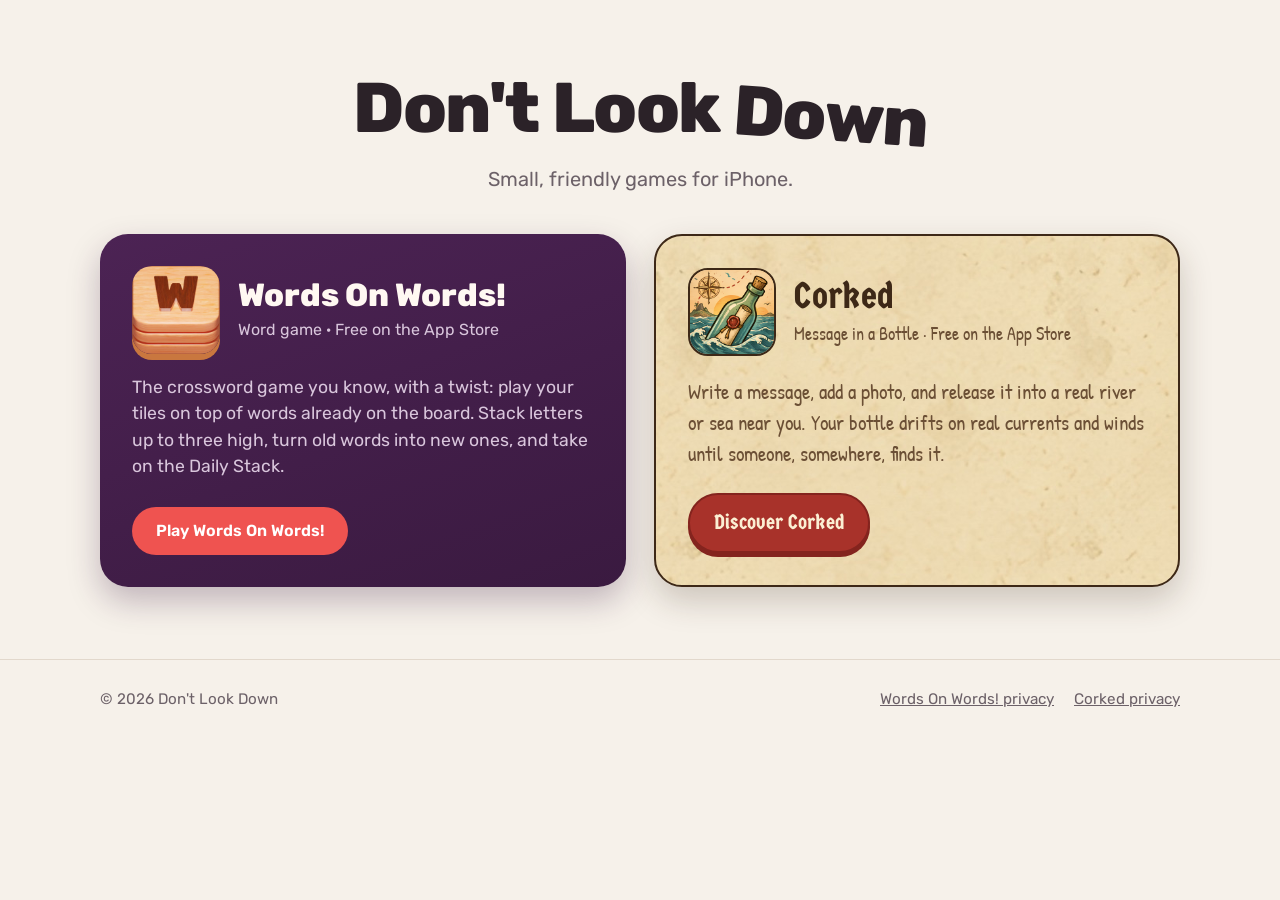
<file: index.html>
<!doctype html>
<html lang="en">
<head>
  <meta charset="utf-8">
  <meta name="viewport" content="width=device-width, initial-scale=1">
  <title>Don't Look Down · Games for iPhone</title>
  <meta name="description" content="Don't Look Down makes small, friendly games for iPhone: Words On Words! and Corked: Message in a Bottle.">
  <link rel="icon" href="images/corked-icon.jpg">
  <link rel="preconnect" href="https://fonts.googleapis.com">
  <link rel="preconnect" href="https://fonts.gstatic.com" crossorigin>
  <link href="https://fonts.googleapis.com/css2?family=Rubik:wght@400;600;800&display=swap" rel="stylesheet">
  <style>
    /* The studio's landing page: a quiet page that lets each game's own card carry its look. */
    @font-face {
      font-family: "Germania One";
      src: url("corked/fonts/GermaniaOne-Regular.ttf") format("truetype");
      font-display: swap;
    }

    @font-face {
      font-family: "Patrick Hand";
      src: url("corked/fonts/PatrickHand-Regular.ttf") format("truetype");
      font-display: swap;
    }

    :root {
      --bg: #f6f1ea;
      --ink: #2b2228;
      --ink-soft: #6c6168;
      --rule: #e2d8cc;
      /* Words On Words! */
      --wow-bg: #3a1a40;
      --wow-bg-2: #4c2354;
      --wow-on: #fff8f2;
      --wow-soft: #d9c6dc;
      --wow-red: #ef5350;
      --wood-hi: #f8c998;
      --wood: #eda56b;
      --wood-edge: #c9773f;
      --wood-ink: #4a3527;
      /* Corked */
      --parchment: rgb(236, 217, 176);
      --paper: rgb(245, 231, 198);
      --sepia: rgb(61, 40, 23);
      --sepia-soft: rgb(107, 79, 53);
      --wax: rgb(168, 50, 42);
      --wax-dark: rgb(132, 36, 30);
      --on-wax: rgb(251, 239, 211);
    }

    * {
      box-sizing: border-box;
    }

    body {
      margin: 0;
      font-family: "Rubik", system-ui, sans-serif;
      color: var(--ink);
      background: var(--bg);
      line-height: 1.5;
    }

    img {
      display: block;
      max-width: 100%;
    }

    .wrap {
      width: min(1080px, 100% - 32px);
      margin: 0 auto;
    }

    header {
      padding: 72px 0 40px;
      text-align: center;
    }

    h1 {
      margin: 0;
      font-size: clamp(2.6rem, 8vw, 4.4rem);
      font-weight: 800;
      letter-spacing: -0.02em;
      line-height: 1.05;
    }

    /* "Look Down": the last word drops a little, like it's peering over the edge. */
    h1 .down {
      display: inline-block;
      transform: translateY(0.12em) rotate(4deg);
    }

    .intro {
      max-width: 34ch;
      margin: 18px auto 0;
      font-size: 1.25rem;
      color: var(--ink-soft);
    }

    .games {
      display: grid;
      grid-template-columns: 1fr 1fr;
      gap: 28px;
      padding-bottom: 72px;
    }

    /* Each game's card, dressed in that game's look; the whole card is a link to its page. */
    .game {
      display: flex;
      flex-direction: column;
      padding: 32px;
      border-radius: 28px;
      text-decoration: none;
      transition: transform 0.15s ease, box-shadow 0.15s ease;
    }

    .game:hover,
    .game:focus-visible {
      transform: translateY(-4px);
    }

    .game-top {
      display: flex;
      align-items: center;
      gap: 18px;
      margin-bottom: 20px;
    }

    .game-top img {
      width: 88px;
      height: 88px;
      border-radius: 20px;
      flex-shrink: 0;
    }

    .game h2 {
      margin: 0;
      line-height: 1.1;
      font-weight: normal;
    }

    .game .kind {
      margin: 4px 0 0;
      font-size: 1rem;
    }

    .game p {
      margin: 0 0 24px;
    }

    .game .go {
      margin-top: auto;
      align-self: flex-start;
      padding: 12px 24px;
      border-radius: 999px;
    }

    .words {
      color: var(--wow-on);
      background: linear-gradient(160deg, var(--wow-bg-2), var(--wow-bg));
      box-shadow: 0 14px 32px rgba(58, 26, 64, 0.28);
    }

    .words h2 {
      font-weight: 800;
      font-size: 2rem;
    }

    .words .kind,
    .words p {
      color: var(--wow-soft);
    }

    .words p {
      font-size: 1.1rem;
    }

    .words .go {
      font-weight: 600;
      color: #fff;
      background: var(--wow-red);
    }

    .words img {
      box-shadow: 0 6px 0 var(--wood-edge);
    }

    .corked {
      color: var(--sepia);
      background: var(--paper) url("corked/images/parchment.jpg") repeat;
      background-size: 400px;
      border: 2px solid var(--sepia);
      box-shadow: 0 14px 32px rgba(61, 40, 23, 0.22);
      font-family: "Patrick Hand", "Comic Sans MS", system-ui, sans-serif;
    }

    .corked h2 {
      font-family: "Germania One", Georgia, serif;
      font-size: 2.3rem;
    }

    .corked .kind,
    .corked p {
      color: var(--sepia-soft);
    }

    .corked .kind {
      font-size: 1.15rem;
    }

    .corked p {
      font-size: 1.3rem;
    }

    .corked .go {
      font-family: "Germania One", Georgia, serif;
      font-size: 1.3rem;
      color: var(--on-wax);
      background: var(--wax);
      border: 2px solid var(--wax-dark);
      box-shadow: 0 4px 0 var(--wax-dark);
    }

    .corked img {
      border: 2px solid var(--sepia);
    }

    footer {
      padding: 28px 0 40px;
      border-top: 1px solid var(--rule);
      color: var(--ink-soft);
      font-size: 0.95rem;
    }

    footer .wrap {
      display: flex;
      flex-wrap: wrap;
      gap: 10px 24px;
    }

    footer a {
      color: var(--ink-soft);
    }

    footer nav {
      display: flex;
      flex-wrap: wrap;
      gap: 10px 20px;
      margin-left: auto;
    }

    @media (max-width: 760px) {
      header {
        padding: 48px 0 28px;
      }

      .games {
        grid-template-columns: 1fr;
      }

      .game {
        padding: 24px;
      }

      footer nav {
        margin-left: 0;
      }
    }

    @media (prefers-reduced-motion: reduce) {
      .game {
        transition: none;
      }
    }
  </style>
</head>
<body>
  <header>
    <div class="wrap">
      <h1>Don't Look <span class="down">Down</span></h1>
      <p class="intro">Small, friendly games for iPhone.</p>
    </div>
  </header>

  <main class="wrap games">
    <a class="game words" href="words-on-words/index.html">
      <div class="game-top">
        <img src="images/words-icon.jpg" alt="" width="88" height="88">
        <div>
          <h2>Words On Words!</h2>
          <p class="kind">Word game · Free on the App Store</p>
        </div>
      </div>
      <p>The crossword game you know, with a twist: play your tiles on top of words already on the board. Stack letters up to three high, turn old words into new ones, and take on the Daily Stack.</p>
      <span class="go">Play Words On Words!</span>
    </a>

    <a class="game corked" href="corked/index.html">
      <div class="game-top">
        <img src="images/corked-icon.jpg" alt="" width="88" height="88">
        <div>
          <h2>Corked</h2>
          <p class="kind">Message in a Bottle · Free on the App Store</p>
        </div>
      </div>
      <p>Write a message, add a photo, and release it into a real river or sea near you. Your bottle drifts on real currents and winds until someone, somewhere, finds it.</p>
      <span class="go">Discover Corked</span>
    </a>
  </main>

  <footer>
    <div class="wrap">
      <span>© 2026 Don't Look Down</span>
      <nav>
        <a href="words-on-words/privacy.html">Words On Words! privacy</a>
        <a href="corked/privacy.html">Corked privacy</a>
      </nav>
    </div>
  </footer>
</body>
</html>
</file>
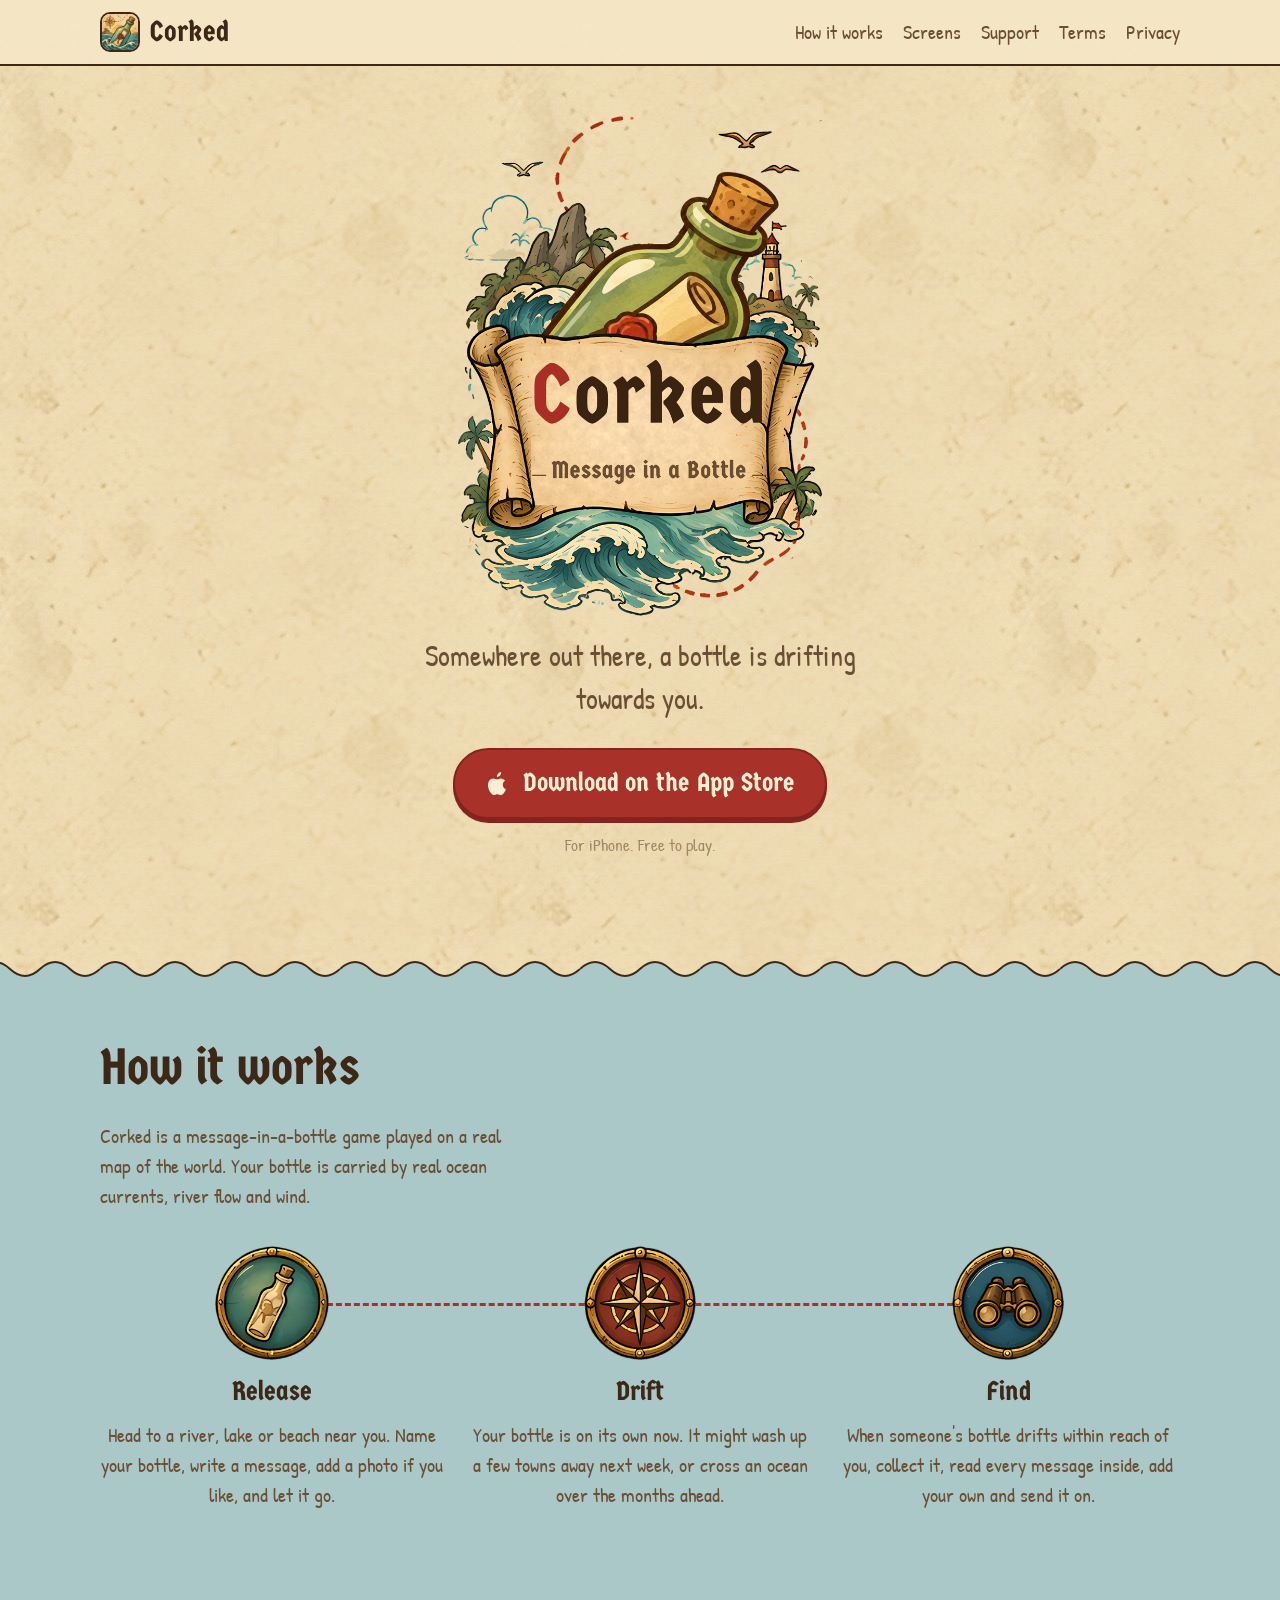
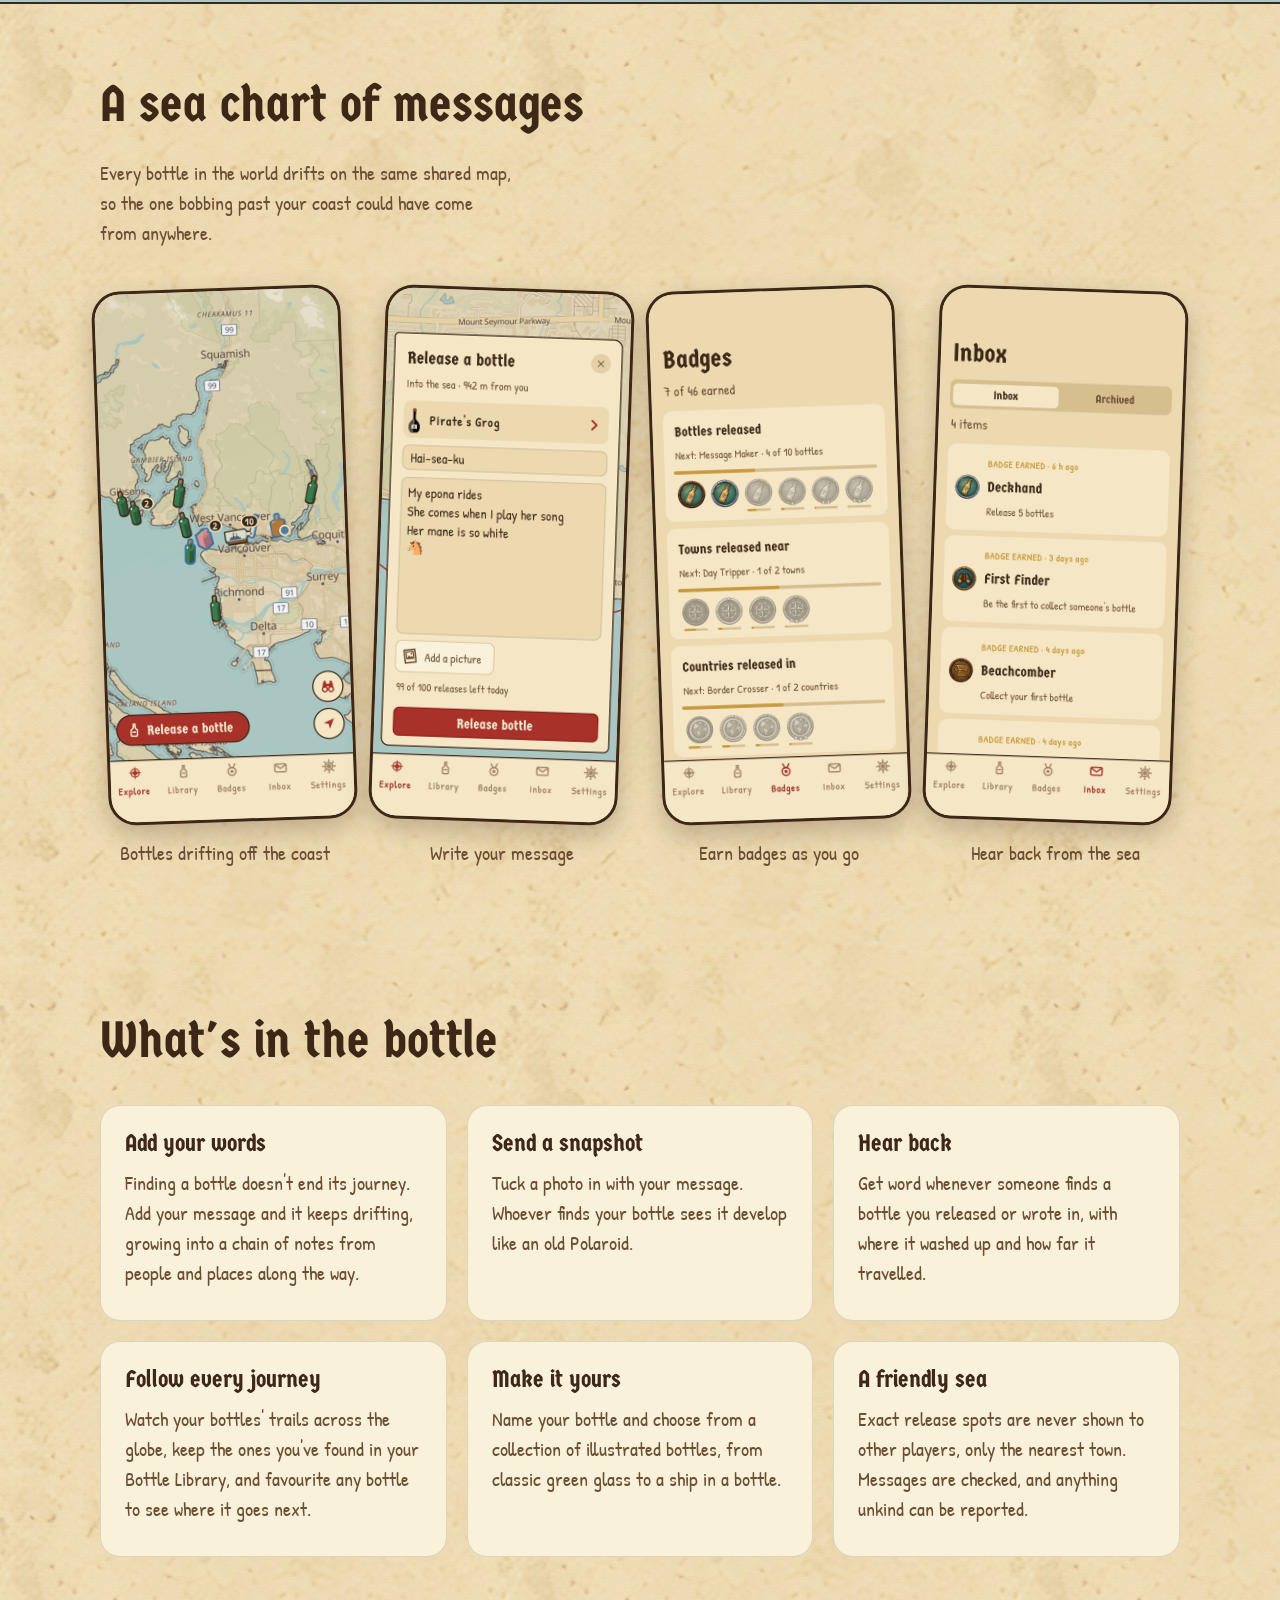
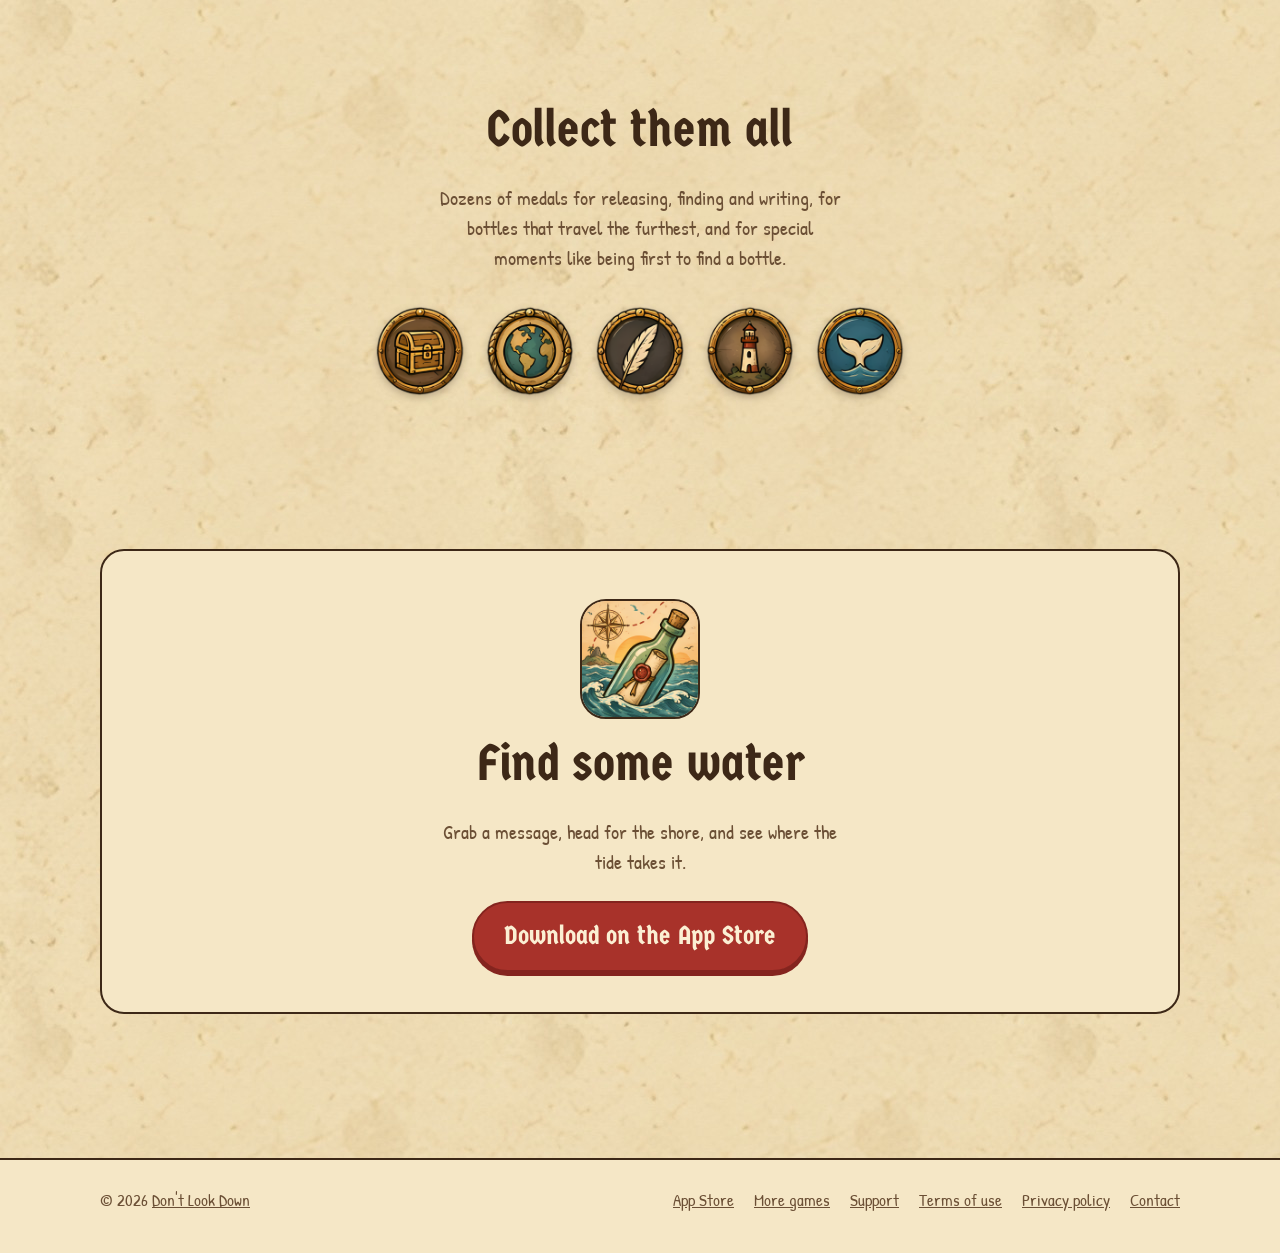
<file: corked/index.html>
<!doctype html>
<html lang="en">
<head>
  <meta charset="utf-8">
  <meta name="viewport" content="width=device-width, initial-scale=1">
  <title>Corked: Message in a Bottle</title>
  <meta name="description" content="Write a message, add a photo, and set it adrift. Your bottle travels on real ocean currents, rivers and winds until someone, somewhere, finds it on the shore.">
  <meta property="og:title" content="Corked: Message in a Bottle">
  <meta property="og:description" content="Write a message, add a photo, and set it adrift on real ocean currents, rivers and winds.">
  <meta property="og:image" content="images/icon.jpg">
  <link rel="icon" href="images/favicon.png">
  <link rel="apple-touch-icon" href="images/apple-touch-icon.png">
  <link rel="stylesheet" href="style.css">
</head>
<body>
  <header class="top">
    <div class="wrap">
      <a class="brand" href="index.html"><img src="images/apple-touch-icon.png" alt="">Corked</a>
      <nav>
        <a href="#how">How it works</a>
        <a href="#screens">Screens</a>
        <a href="support.html">Support</a>
        <a href="terms.html">Terms</a>
        <a href="privacy.html">Privacy</a>
      </nav>
    </div>
  </header>

  <main>
    <section class="hero">
      <div class="wrap">
        <img class="logo" src="images/logo.png" alt="Corked: Message in a Bottle. A green glass bottle with a rolled message, riding the waves past a lighthouse.">
        <p class="lead">Somewhere out there, a bottle is drifting towards you.</p>
        <a class="button" href="https://apps.apple.com/us/app/corked-message-in-a-bottle/id6834985124" aria-label="Download Corked on the App Store">
          <svg viewBox="0 0 24 24" aria-hidden="true"><path d="M16.4 12.6c0-2.4 2-3.6 2.1-3.7-1.2-1.7-3-1.9-3.6-2-1.5-.2-3 .9-3.8.9-.8 0-2-.9-3.3-.9-1.7 0-3.3 1-4.2 2.5-1.8 3.1-.5 7.7 1.3 10.2.9 1.2 1.9 2.6 3.2 2.6 1.3-.1 1.8-.8 3.3-.8 1.6 0 2 .8 3.4.8 1.4 0 2.3-1.3 3.1-2.5 1-1.4 1.4-2.8 1.4-2.9 0 0-2.8-1.1-2.9-4.2zM13.9 4.1c.7-.8 1.2-2 1-3.1-1 0-2.2.7-2.9 1.5-.6.7-1.2 1.9-1 3 1.1.1 2.2-.6 2.9-1.4z"/></svg>
          Download on the App Store
        </a>
        <p class="note">For iPhone. Free to play.</p>
      </div>
    </section>

    <div class="waves" aria-hidden="true"></div>
    <section class="sea" id="how">
      <div class="wrap">
        <h2>How it works</h2>
        <p class="section-intro">Corked is a message-in-a-bottle game played on a real map of the world. Your bottle is carried by real ocean currents, river flow and wind.</p>
        <div class="steps">
          <div class="step">
            <img src="images/medal-bottle.png" alt="">
            <h3>Release</h3>
            <p>Head to a river, lake or beach near you. Name your bottle, write a message, add a photo if you like, and let it go.</p>
          </div>
          <div class="step">
            <img src="images/medal-compass-rose.png" alt="">
            <h3>Drift</h3>
            <p>Your bottle is on its own now. It might wash up a few towns away next week, or cross an ocean over the months ahead.</p>
          </div>
          <div class="step">
            <img src="images/medal-binoculars.png" alt="">
            <h3>Find</h3>
            <p>When someone's bottle drifts within reach of you, collect it, read every message inside, add your own and send it on.</p>
          </div>
        </div>
      </div>
    </section>

    <section class="section" id="screens">
      <div class="wrap">
        <h2>A sea chart of messages</h2>
        <p class="section-intro">Every bottle in the world drifts on the same shared map, so the one bobbing past your coast could have come from anywhere.</p>
        <div class="screens">
          <figure class="phone">
            <img src="images/screen-map.jpg" alt="The map of Vancouver and Howe Sound, with bottles of different styles drifting along the coast." loading="lazy" width="506" height="1100">
            <figcaption>Bottles drifting off the coast</figcaption>
          </figure>
          <figure class="phone">
            <img src="images/screen-release.jpg" alt="The Release a bottle card, with a bottle style, a name, a handwritten message and Add a picture." loading="lazy" width="506" height="1100">
            <figcaption>Write your message</figcaption>
          </figure>
          <figure class="phone">
            <img src="images/screen-badges.jpg" alt="The Badges screen, showing progress towards medals for bottles released, towns and countries." loading="lazy" width="506" height="1100">
            <figcaption>Earn badges as you go</figcaption>
          </figure>
          <figure class="phone">
            <img src="images/screen-inbox.jpg" alt="The Inbox, with badges earned: Deckhand, First Finder and Beachcomber." loading="lazy" width="506" height="1100">
            <figcaption>Hear back from the sea</figcaption>
          </figure>
        </div>
      </div>
    </section>

    <section class="section">
      <div class="wrap">
        <h2>What's in the bottle</h2>
        <div class="features">
          <div class="card">
            <h3>Add your words</h3>
            <p>Finding a bottle doesn't end its journey. Add your message and it keeps drifting, growing into a chain of notes from people and places along the way.</p>
          </div>
          <div class="card">
            <h3>Send a snapshot</h3>
            <p>Tuck a photo in with your message. Whoever finds your bottle sees it develop like an old Polaroid.</p>
          </div>
          <div class="card">
            <h3>Hear back</h3>
            <p>Get word whenever someone finds a bottle you released or wrote in, with where it washed up and how far it travelled.</p>
          </div>
          <div class="card">
            <h3>Follow every journey</h3>
            <p>Watch your bottles' trails across the globe, keep the ones you've found in your Bottle Library, and favourite any bottle to see where it goes next.</p>
          </div>
          <div class="card">
            <h3>Make it yours</h3>
            <p>Name your bottle and choose from a collection of illustrated bottles, from classic green glass to a ship in a bottle.</p>
          </div>
          <div class="card">
            <h3>A friendly sea</h3>
            <p>Exact release spots are never shown to other players, only the nearest town. Messages are checked, and anything unkind can be reported.</p>
          </div>
        </div>
      </div>
    </section>

    <section class="section centre">
      <div class="wrap">
        <h2>Collect them all</h2>
        <p class="section-intro">Dozens of medals for releasing, finding and writing, for bottles that travel the furthest, and for special moments like being first to find a bottle.</p>
        <div class="medals">
          <img src="images/medal-treasure-chest.png" alt="Treasure chest medal" loading="lazy">
          <img src="images/medal-globe.png" alt="Globe medal" loading="lazy">
          <img src="images/medal-quill.png" alt="Quill medal" loading="lazy">
          <img src="images/medal-lighthouse.png" alt="Lighthouse medal" loading="lazy">
          <img src="images/medal-whale-tail.png" alt="Whale tail medal" loading="lazy">
        </div>
      </div>
    </section>

    <section class="section">
      <div class="wrap">
        <div class="closing">
          <img src="images/icon.jpg" alt="">
          <h2>Find some water</h2>
          <p class="section-intro" style="margin: 0 auto 24px;">Grab a message, head for the shore, and see where the tide takes it.</p>
          <a class="button" href="https://apps.apple.com/us/app/corked-message-in-a-bottle/id6834985124">Download on the App Store</a>
        </div>
      </div>
    </section>
  </main>

  <footer>
    <div class="wrap">
      <span>© 2026 <a href="../index.html">Don't Look Down</a></span>
      <nav>
        <a href="https://apps.apple.com/us/app/corked-message-in-a-bottle/id6834985124">App Store</a>
        <a href="../index.html">More games</a>
        <a href="support.html">Support</a>
        <a href="terms.html">Terms of use</a>
        <a href="privacy.html">Privacy policy</a>
        <a href="mailto:accounts@dontlookdown.ca">Contact</a>
      </nav>
    </div>
  </footer>
</body>
</html>
</file>
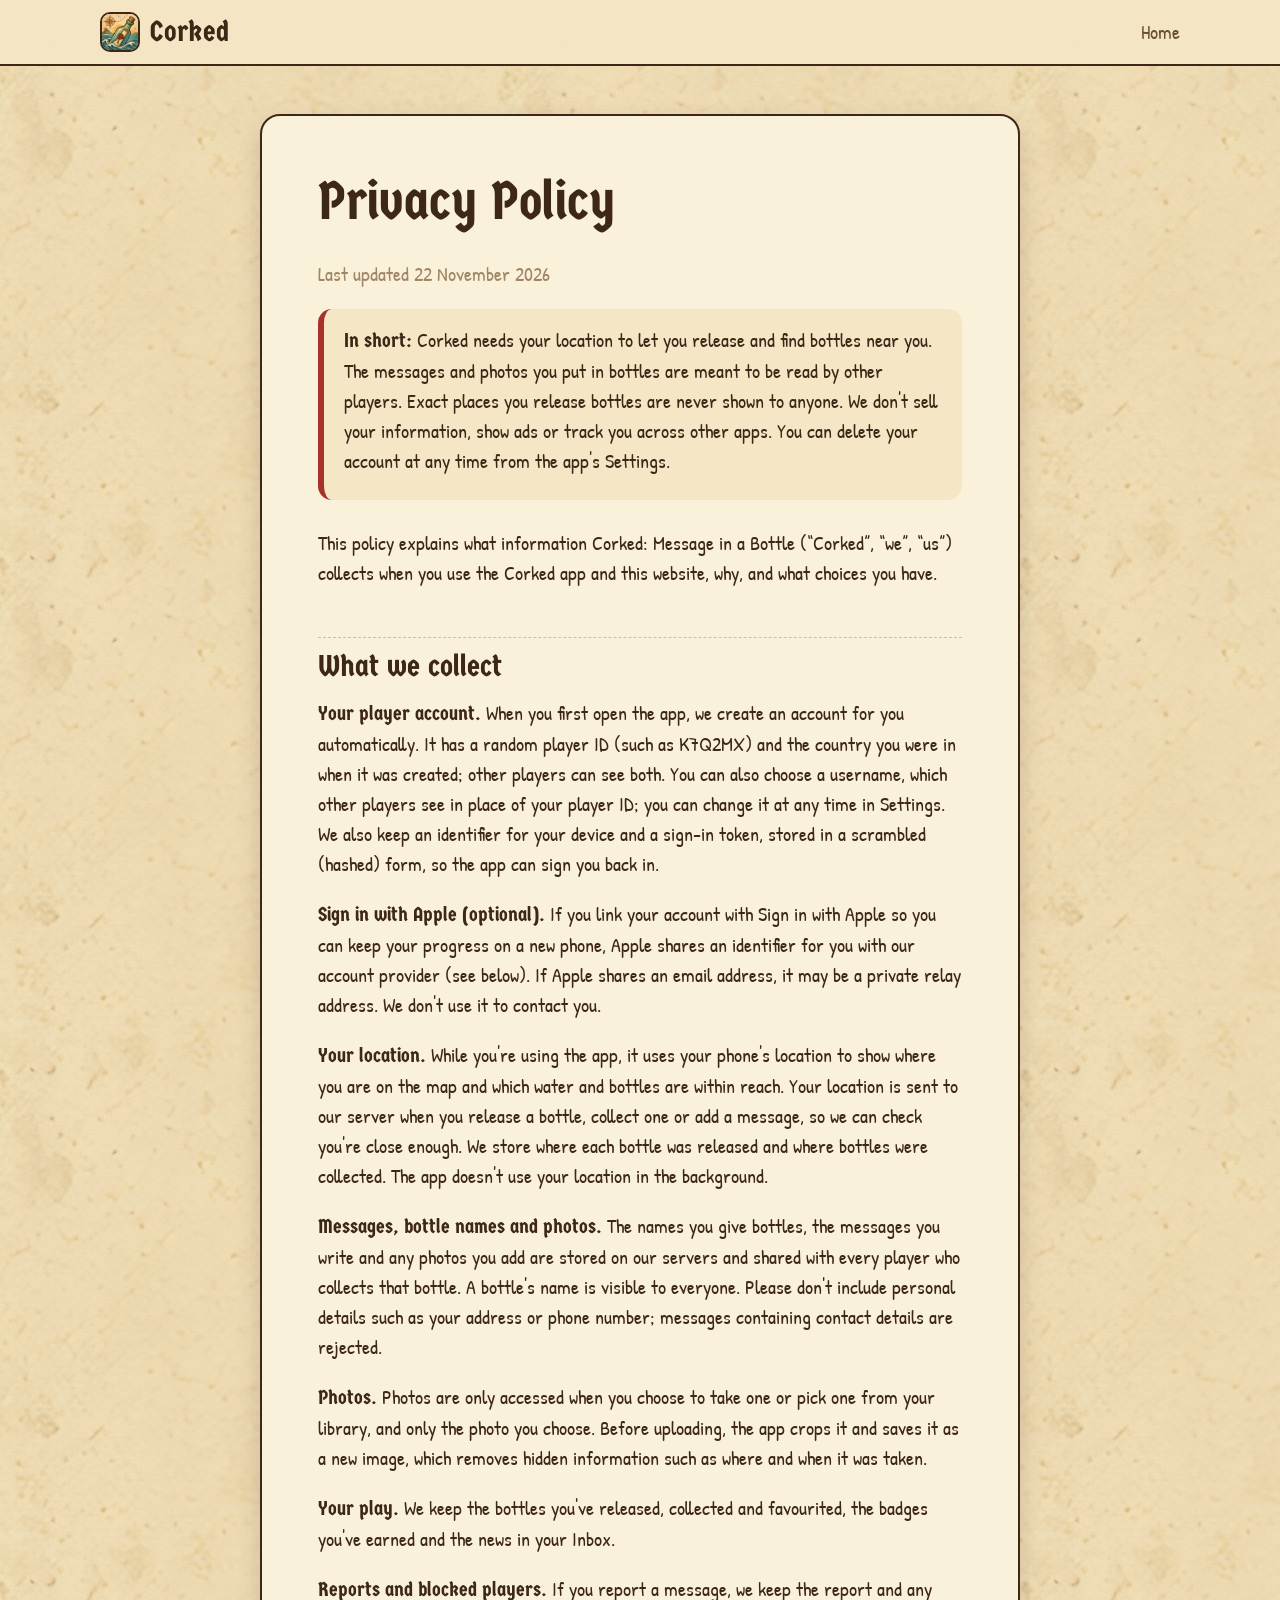
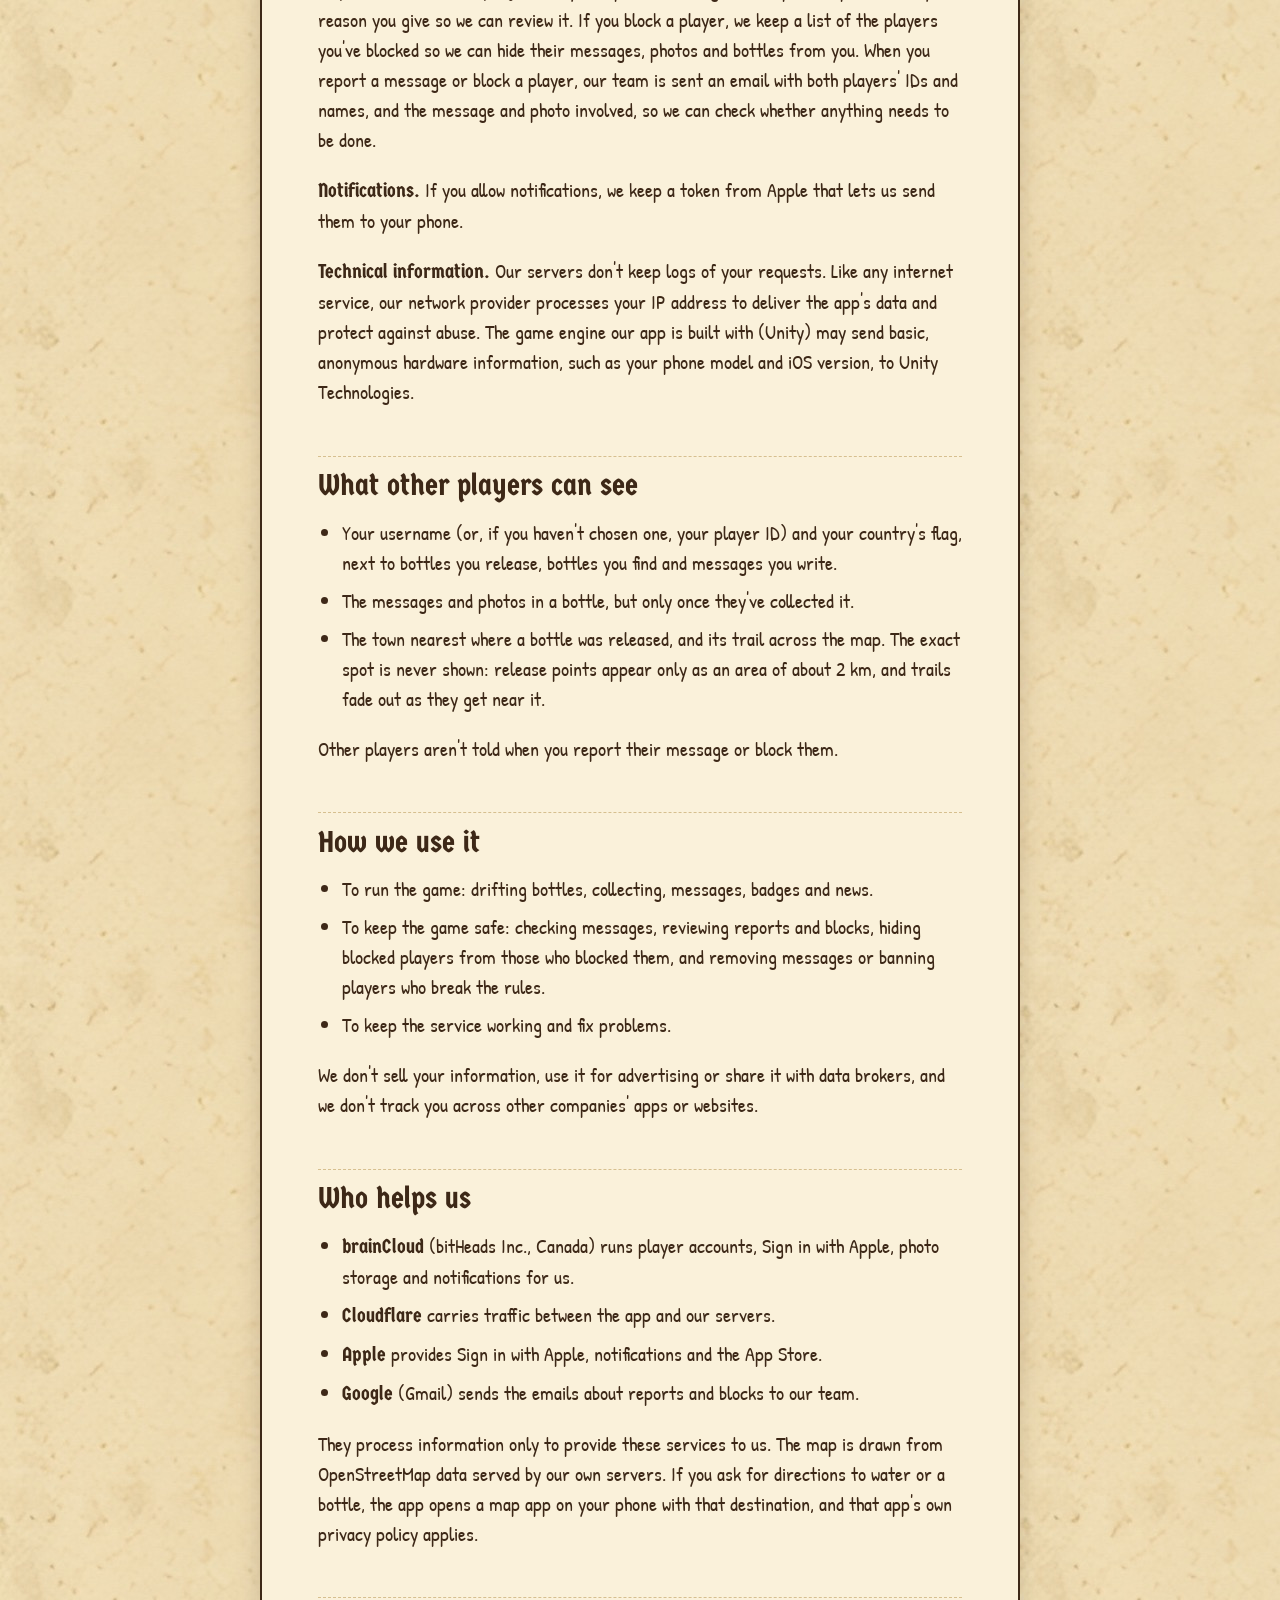
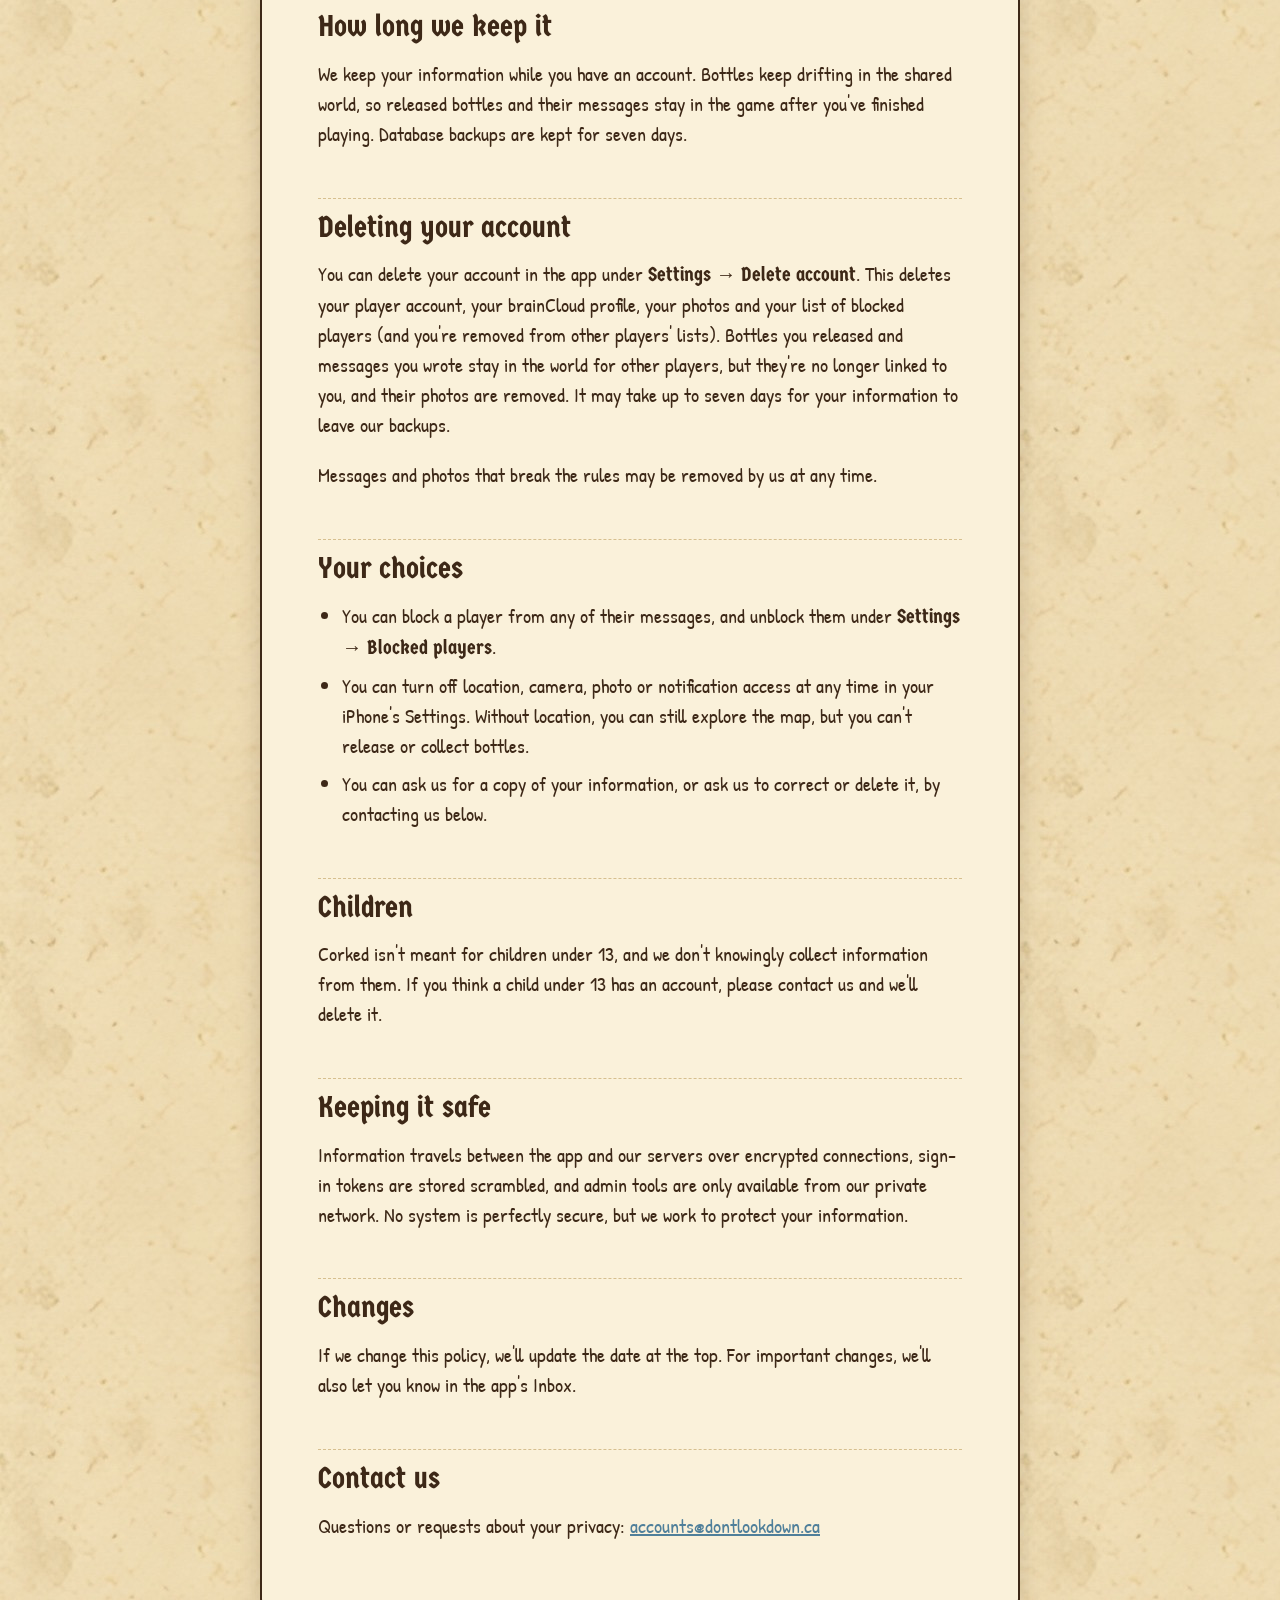
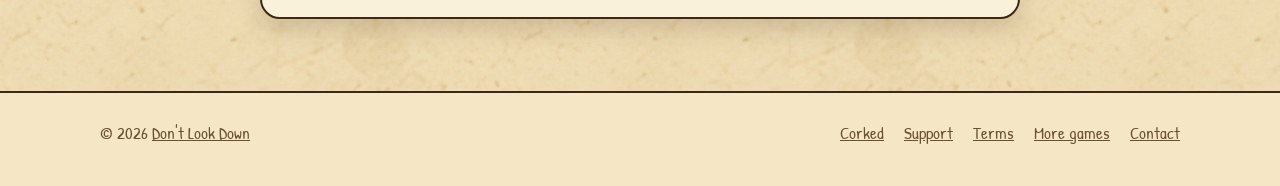
<file: corked/privacy.html>
<!doctype html>
<html lang="en">
<head>
  <meta charset="utf-8">
  <meta name="viewport" content="width=device-width, initial-scale=1">
  <title>Privacy Policy · Corked</title>
  <meta name="description" content="How Corked: Message in a Bottle collects, uses and protects your information.">
  <link rel="icon" href="images/favicon.png">
  <link rel="apple-touch-icon" href="images/apple-touch-icon.png">
  <link rel="stylesheet" href="style.css">
</head>
<body>
  <header class="top">
    <div class="wrap">
      <a class="brand" href="index.html"><img src="images/apple-touch-icon.png" alt="">Corked</a>
      <nav>
        <a href="index.html">Home</a>
      </nav>
    </div>
  </header>

  <main class="wrap">
    <article class="letter">
      <h1>Privacy Policy</h1>
      <p class="updated">Last updated 22 November 2026</p>

      <div class="summary">
        <p><strong>In short:</strong> Corked needs your location to let you release and find bottles near you. The messages and photos you put in bottles are meant to be read by other players. Exact places you release bottles are never shown to anyone. We don't sell your information, show ads or track you across other apps. You can delete your account at any time from the app's Settings.</p>
      </div>

      <p>This policy explains what information Corked: Message in a Bottle (“Corked”, “we”, “us”) collects when you use the Corked app and this website, why, and what choices you have.</p>

      <h2>What we collect</h2>
      <p><strong>Your player account.</strong> When you first open the app, we create an account for you automatically. It has a random player ID (such as K7Q2MX) and the country you were in when it was created; other players can see both. You can also choose a username, which other players see in place of your player ID; you can change it at any time in Settings. We also keep an identifier for your device and a sign-in token, stored in a scrambled (hashed) form, so the app can sign you back in.</p>
      <p><strong>Sign in with Apple (optional).</strong> If you link your account with Sign in with Apple so you can keep your progress on a new phone, Apple shares an identifier for you with our account provider (see below). If Apple shares an email address, it may be a private relay address. We don't use it to contact you.</p>
      <p><strong>Your location.</strong> While you're using the app, it uses your phone's location to show where you are on the map and which water and bottles are within reach. Your location is sent to our server when you release a bottle, collect one or add a message, so we can check you're close enough. We store where each bottle was released and where bottles were collected. The app doesn't use your location in the background.</p>
      <p><strong>Messages, bottle names and photos.</strong> The names you give bottles, the messages you write and any photos you add are stored on our servers and shared with every player who collects that bottle. A bottle's name is visible to everyone. Please don't include personal details such as your address or phone number; messages containing contact details are rejected.</p>
      <p><strong>Photos.</strong> Photos are only accessed when you choose to take one or pick one from your library, and only the photo you choose. Before uploading, the app crops it and saves it as a new image, which removes hidden information such as where and when it was taken.</p>
      <p><strong>Your play.</strong> We keep the bottles you've released, collected and favourited, the badges you've earned and the news in your Inbox.</p>
      <p><strong>Reports and blocked players.</strong> If you report a message, we keep the report and any reason you give so we can review it. If you block a player, we keep a list of the players you've blocked so we can hide their messages, photos and bottles from you. When you report a message or block a player, our team is sent an email with both players' IDs and names, and the message and photo involved, so we can check whether anything needs to be done.</p>
      <p><strong>Notifications.</strong> If you allow notifications, we keep a token from Apple that lets us send them to your phone.</p>
      <p><strong>Technical information.</strong> Our servers don't keep logs of your requests. Like any internet service, our network provider processes your IP address to deliver the app's data and protect against abuse. The game engine our app is built with (Unity) may send basic, anonymous hardware information, such as your phone model and iOS version, to Unity Technologies.</p>

      <h2>What other players can see</h2>
      <ul>
        <li>Your username (or, if you haven't chosen one, your player ID) and your country's flag, next to bottles you release, bottles you find and messages you write.</li>
        <li>The messages and photos in a bottle, but only once they've collected it.</li>
        <li>The town nearest where a bottle was released, and its trail across the map. The exact spot is never shown: release points appear only as an area of about 2 km, and trails fade out as they get near it.</li>
      </ul>
      <p>Other players aren't told when you report their message or block them.</p>

      <h2>How we use it</h2>
      <ul>
        <li>To run the game: drifting bottles, collecting, messages, badges and news.</li>
        <li>To keep the game safe: checking messages, reviewing reports and blocks, hiding blocked players from those who blocked them, and removing messages or banning players who break the rules.</li>
        <li>To keep the service working and fix problems.</li>
      </ul>
      <p>We don't sell your information, use it for advertising or share it with data brokers, and we don't track you across other companies' apps or websites.</p>

      <h2>Who helps us</h2>
      <ul>
        <li><strong>brainCloud</strong> (bitHeads Inc., Canada) runs player accounts, Sign in with Apple, photo storage and notifications for us.</li>
        <li><strong>Cloudflare</strong> carries traffic between the app and our servers.</li>
        <li><strong>Apple</strong> provides Sign in with Apple, notifications and the App Store.</li>
        <li><strong>Google</strong> (Gmail) sends the emails about reports and blocks to our team.</li>
      </ul>
      <p>They process information only to provide these services to us. The map is drawn from OpenStreetMap data served by our own servers. If you ask for directions to water or a bottle, the app opens a map app on your phone with that destination, and that app's own privacy policy applies.</p>

      <h2>How long we keep it</h2>
      <p>We keep your information while you have an account. Bottles keep drifting in the shared world, so released bottles and their messages stay in the game after you've finished playing. Database backups are kept for seven days.</p>

      <h2>Deleting your account</h2>
      <p>You can delete your account in the app under <strong>Settings → Delete account</strong>. This deletes your player account, your brainCloud profile, your photos and your list of blocked players (and you're removed from other players' lists). Bottles you released and messages you wrote stay in the world for other players, but they're no longer linked to you, and their photos are removed. It may take up to seven days for your information to leave our backups.</p>
      <p>Messages and photos that break the rules may be removed by us at any time.</p>

      <h2>Your choices</h2>
      <ul>
        <li>You can block a player from any of their messages, and unblock them under <strong>Settings → Blocked players</strong>.</li>
        <li>You can turn off location, camera, photo or notification access at any time in your iPhone's Settings. Without location, you can still explore the map, but you can't release or collect bottles.</li>
        <li>You can ask us for a copy of your information, or ask us to correct or delete it, by contacting us below.</li>
      </ul>

      <h2>Children</h2>
      <p>Corked isn't meant for children under 13, and we don't knowingly collect information from them. If you think a child under 13 has an account, please contact us and we'll delete it.</p>

      <h2>Keeping it safe</h2>
      <p>Information travels between the app and our servers over encrypted connections, sign-in tokens are stored scrambled, and admin tools are only available from our private network. No system is perfectly secure, but we work to protect your information.</p>

      <h2>Changes</h2>
      <p>If we change this policy, we'll update the date at the top. For important changes, we'll also let you know in the app's Inbox.</p>

      <h2>Contact us</h2>
      <p>Questions or requests about your privacy: <a href="mailto:accounts@dontlookdown.ca">accounts@dontlookdown.ca</a></p>
    </article>
  </main>

  <footer>
    <div class="wrap">
      <span>© 2026 <a href="../index.html">Don't Look Down</a></span>
      <nav>
        <a href="index.html">Corked</a>
        <a href="support.html">Support</a>
        <a href="terms.html">Terms</a>
        <a href="../index.html">More games</a>
        <a href="mailto:accounts@dontlookdown.ca">Contact</a>
      </nav>
    </div>
  </footer>
</body>
</html>
</file>
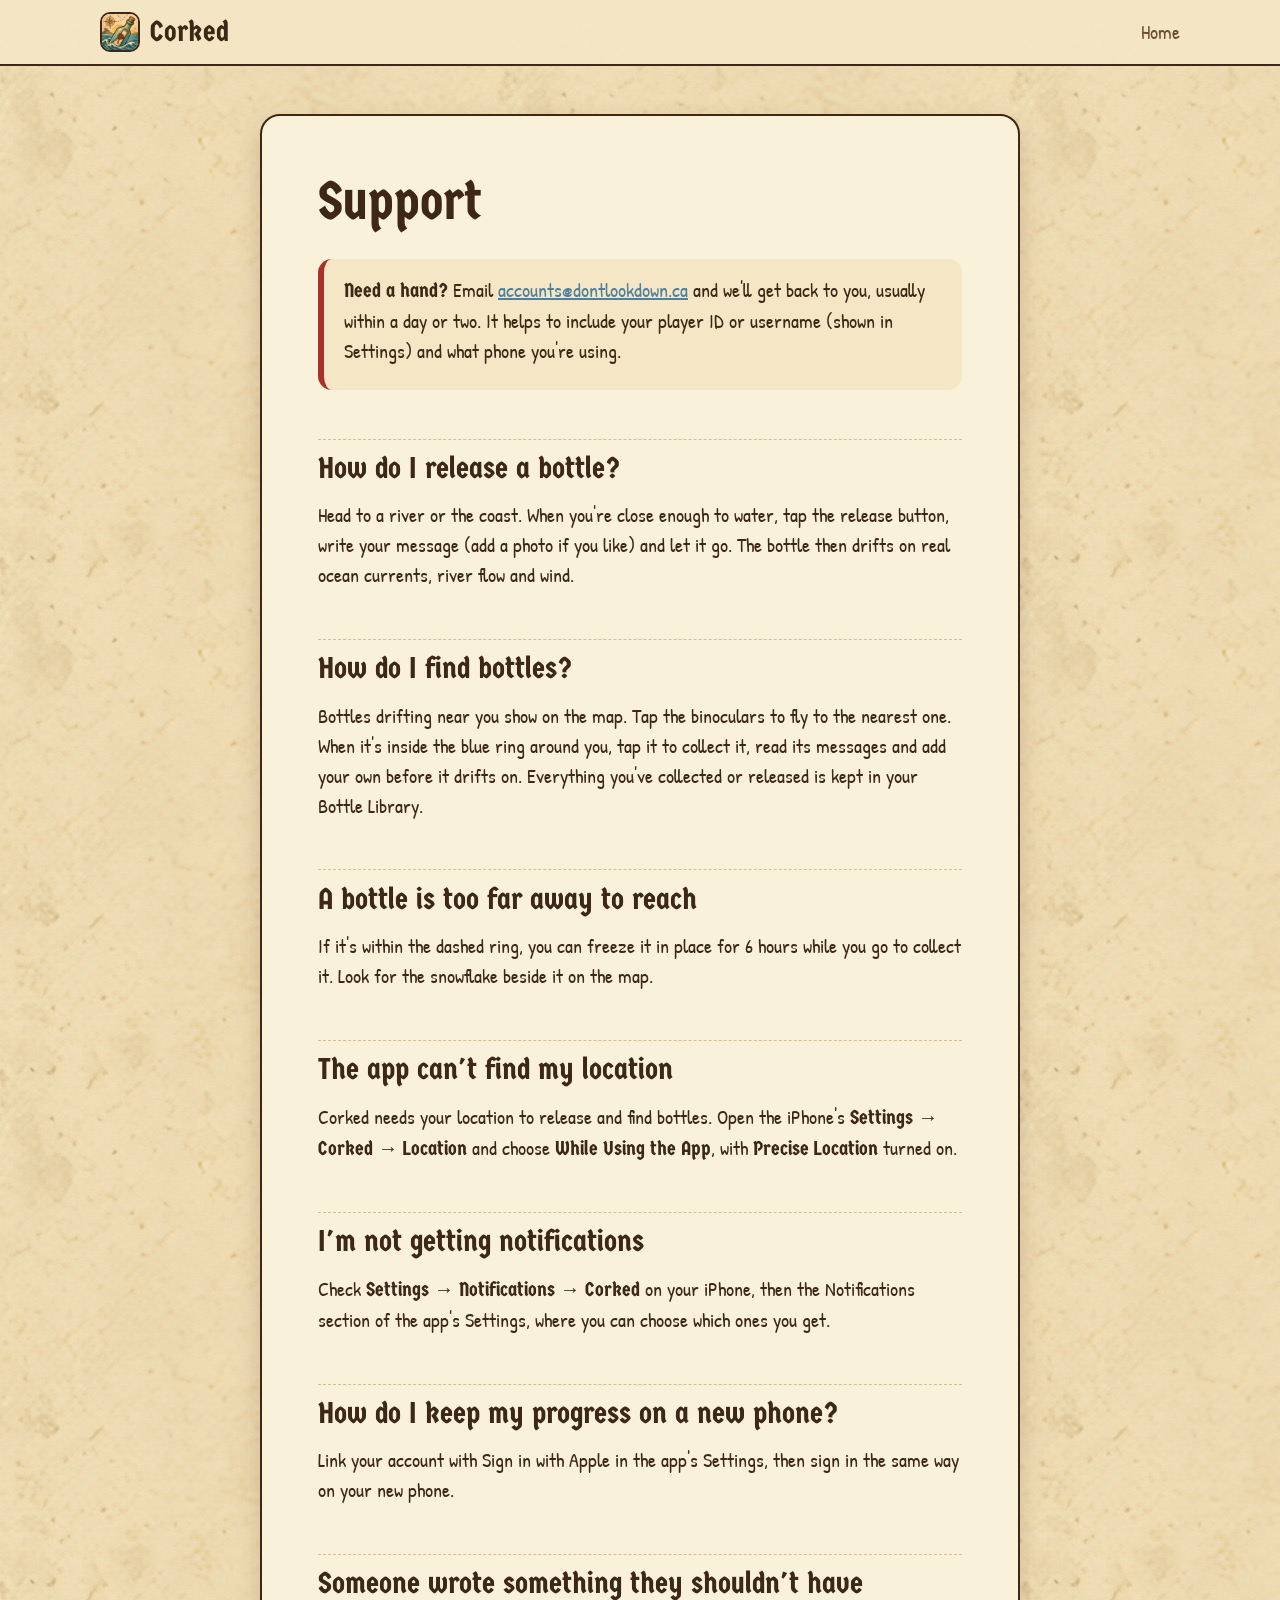
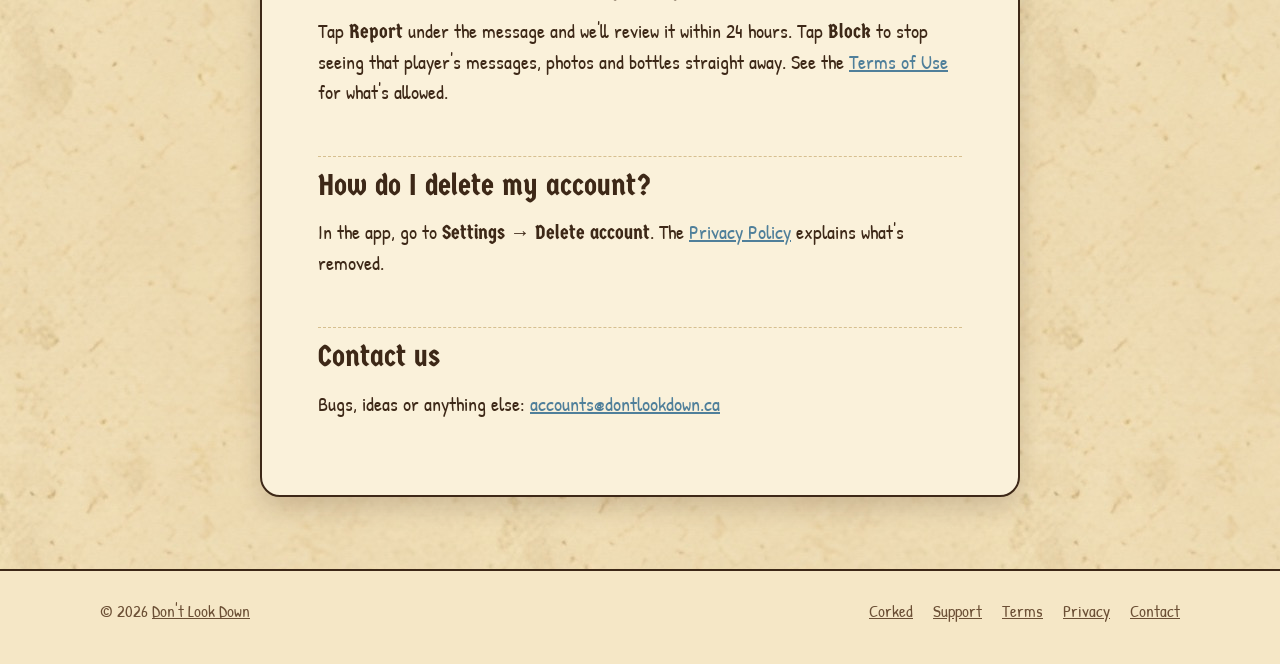
<file: corked/support.html>
<!doctype html>
<html lang="en">
<head>
  <meta charset="utf-8">
  <meta name="viewport" content="width=device-width, initial-scale=1">
  <title>Support · Corked</title>
  <meta name="description" content="Help with Corked: Message in a Bottle, answers to common questions, and how to contact us.">
  <link rel="icon" href="images/favicon.png">
  <link rel="apple-touch-icon" href="images/apple-touch-icon.png">
  <link rel="stylesheet" href="style.css">
</head>
<body>
  <header class="top">
    <div class="wrap">
      <a class="brand" href="index.html"><img src="images/apple-touch-icon.png" alt="">Corked</a>
      <nav>
        <a href="index.html">Home</a>
      </nav>
    </div>
  </header>

  <main class="wrap">
    <article class="letter">
      <h1>Support</h1>

      <div class="summary">
        <p><strong>Need a hand?</strong> Email <a href="mailto:accounts@dontlookdown.ca">accounts@dontlookdown.ca</a> and we'll get back to you, usually within a day or two. It helps to include your player ID or username (shown in Settings) and what phone you're using.</p>
      </div>

      <h2>How do I release a bottle?</h2>
      <p>Head to a river or the coast. When you're close enough to water, tap the release button, write your message (add a photo if you like) and let it go. The bottle then drifts on real ocean currents, river flow and wind.</p>

      <h2>How do I find bottles?</h2>
      <p>Bottles drifting near you show on the map. Tap the binoculars to fly to the nearest one. When it's inside the blue ring around you, tap it to collect it, read its messages and add your own before it drifts on. Everything you've collected or released is kept in your Bottle Library.</p>

      <h2>A bottle is too far away to reach</h2>
      <p>If it's within the dashed ring, you can freeze it in place for 6 hours while you go to collect it. Look for the snowflake beside it on the map.</p>

      <h2>The app can't find my location</h2>
      <p>Corked needs your location to release and find bottles. Open the iPhone's <strong>Settings → Corked → Location</strong> and choose <strong>While Using the App</strong>, with <strong>Precise Location</strong> turned on.</p>

      <h2>I'm not getting notifications</h2>
      <p>Check <strong>Settings → Notifications → Corked</strong> on your iPhone, then the Notifications section of the app's Settings, where you can choose which ones you get.</p>

      <h2>How do I keep my progress on a new phone?</h2>
      <p>Link your account with Sign in with Apple in the app's Settings, then sign in the same way on your new phone.</p>

      <h2>Someone wrote something they shouldn't have</h2>
      <p>Tap <strong>Report</strong> under the message and we'll review it within 24 hours. Tap <strong>Block</strong> to stop seeing that player's messages, photos and bottles straight away. See the <a href="terms.html">Terms of Use</a> for what's allowed.</p>

      <h2>How do I delete my account?</h2>
      <p>In the app, go to <strong>Settings → Delete account</strong>. The <a href="privacy.html">Privacy Policy</a> explains what's removed.</p>

      <h2>Contact us</h2>
      <p>Bugs, ideas or anything else: <a href="mailto:accounts@dontlookdown.ca">accounts@dontlookdown.ca</a></p>
    </article>
  </main>

  <footer>
    <div class="wrap">
      <span>© 2026 <a href="../index.html">Don't Look Down</a></span>
      <nav>
        <a href="index.html">Corked</a>
        <a href="support.html">Support</a>
        <a href="terms.html">Terms</a>
        <a href="privacy.html">Privacy</a>
        <a href="mailto:accounts@dontlookdown.ca">Contact</a>
      </nav>
    </div>
  </footer>
</body>
</html>
</file>
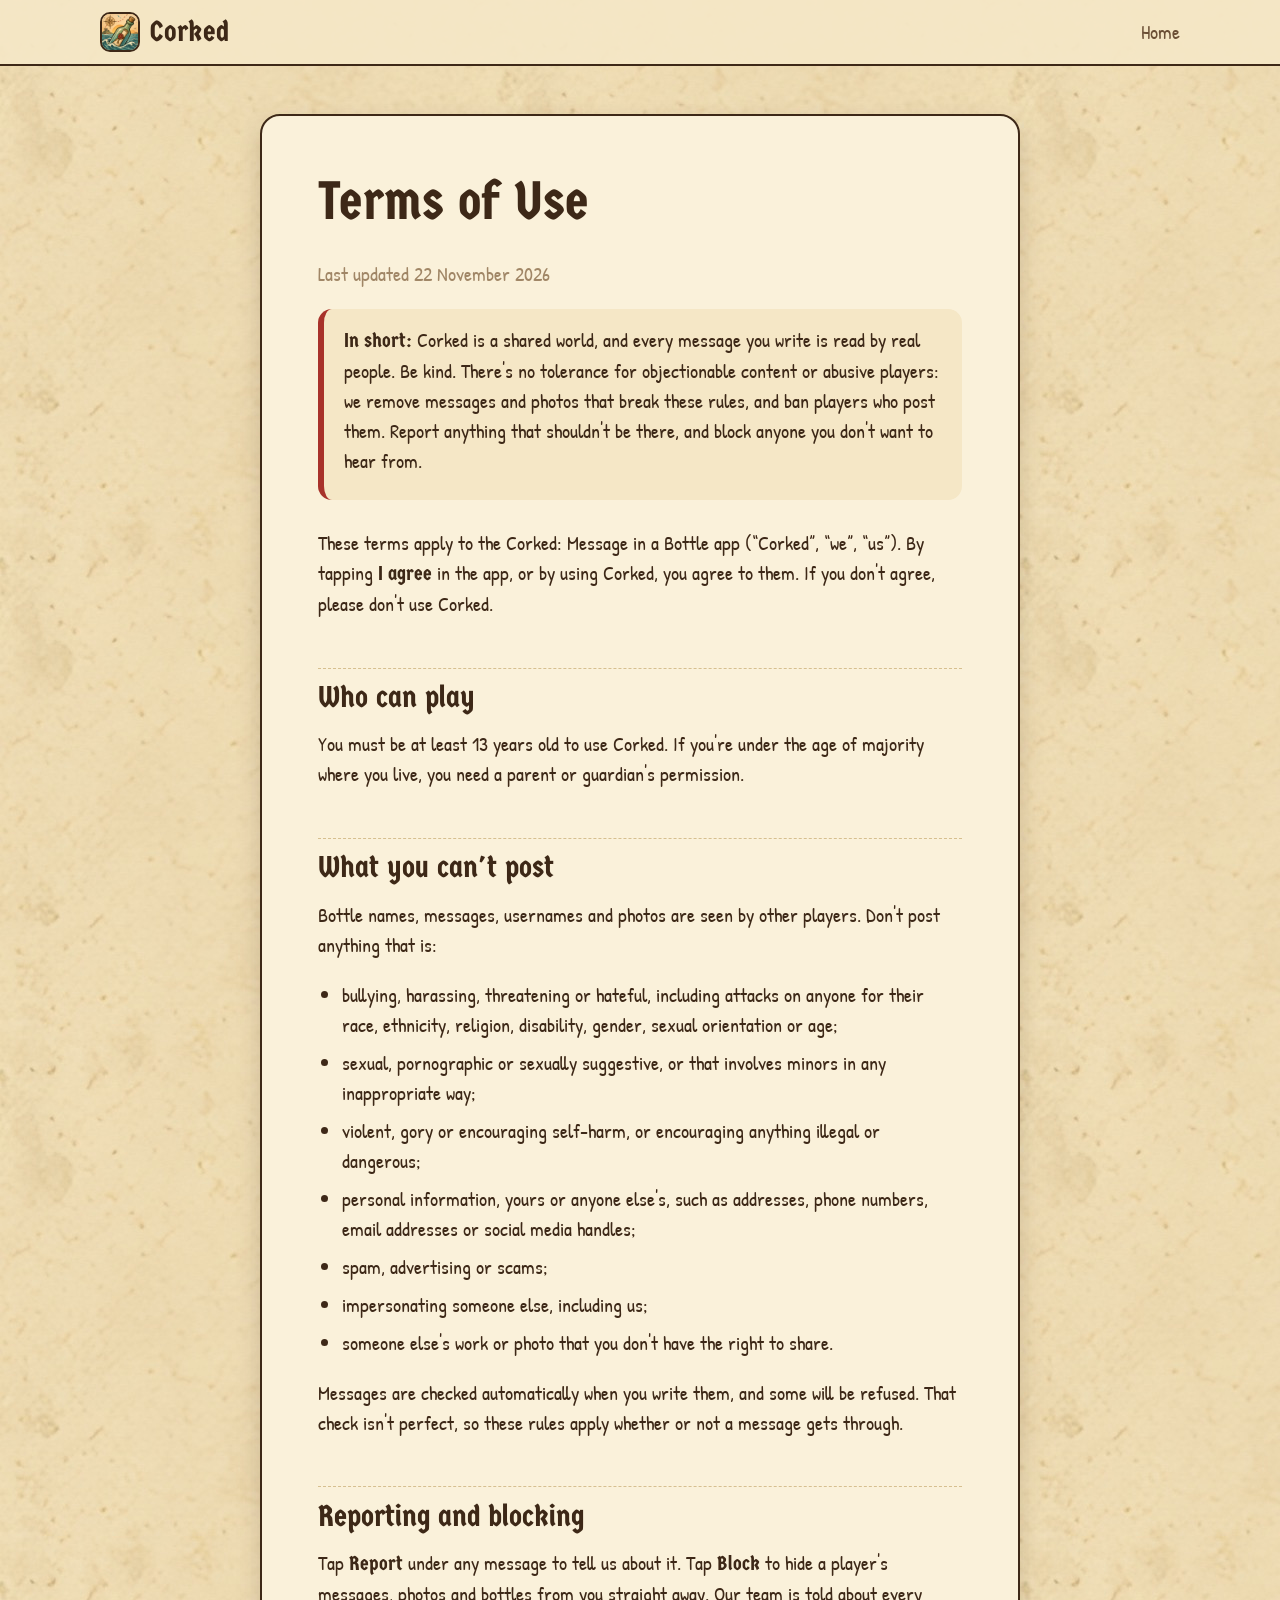
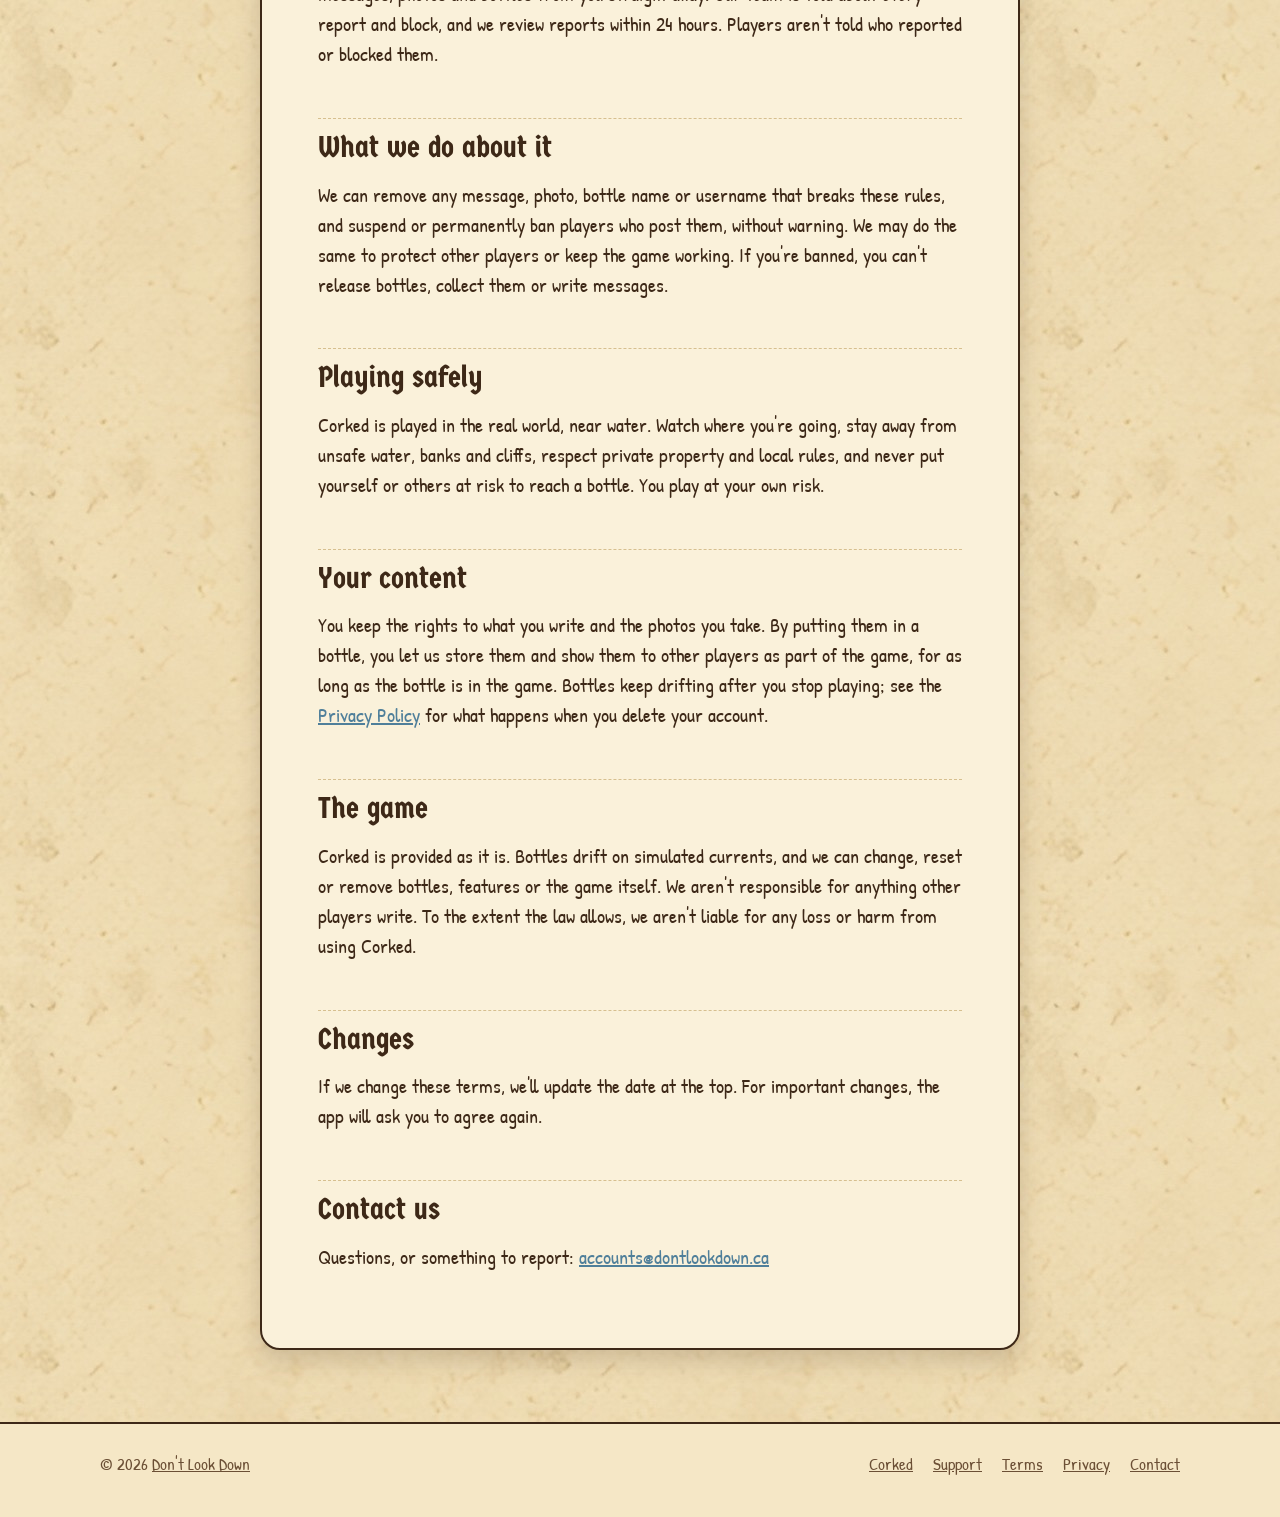
<file: corked/terms.html>
<!doctype html>
<html lang="en">
<head>
  <meta charset="utf-8">
  <meta name="viewport" content="width=device-width, initial-scale=1">
  <title>Terms of Use · Corked</title>
  <meta name="description" content="The rules for playing Corked: Message in a Bottle, and what happens when they're broken.">
  <link rel="icon" href="images/favicon.png">
  <link rel="apple-touch-icon" href="images/apple-touch-icon.png">
  <link rel="stylesheet" href="style.css">
</head>
<body>
  <header class="top">
    <div class="wrap">
      <a class="brand" href="index.html"><img src="images/apple-touch-icon.png" alt="">Corked</a>
      <nav>
        <a href="index.html">Home</a>
      </nav>
    </div>
  </header>

  <main class="wrap">
    <article class="letter">
      <h1>Terms of Use</h1>
      <p class="updated">Last updated 22 November 2026</p>

      <div class="summary">
        <p><strong>In short:</strong> Corked is a shared world, and every message you write is read by real people. Be kind. There's no tolerance for objectionable content or abusive players: we remove messages and photos that break these rules, and ban players who post them. Report anything that shouldn't be there, and block anyone you don't want to hear from.</p>
      </div>

      <p>These terms apply to the Corked: Message in a Bottle app (“Corked”, “we”, “us”). By tapping <strong>I agree</strong> in the app, or by using Corked, you agree to them. If you don't agree, please don't use Corked.</p>

      <h2>Who can play</h2>
      <p>You must be at least 13 years old to use Corked. If you're under the age of majority where you live, you need a parent or guardian's permission.</p>

      <h2>What you can't post</h2>
      <p>Bottle names, messages, usernames and photos are seen by other players. Don't post anything that is:</p>
      <ul>
        <li>bullying, harassing, threatening or hateful, including attacks on anyone for their race, ethnicity, religion, disability, gender, sexual orientation or age;</li>
        <li>sexual, pornographic or sexually suggestive, or that involves minors in any inappropriate way;</li>
        <li>violent, gory or encouraging self-harm, or encouraging anything illegal or dangerous;</li>
        <li>personal information, yours or anyone else's, such as addresses, phone numbers, email addresses or social media handles;</li>
        <li>spam, advertising or scams;</li>
        <li>impersonating someone else, including us;</li>
        <li>someone else's work or photo that you don't have the right to share.</li>
      </ul>
      <p>Messages are checked automatically when you write them, and some will be refused. That check isn't perfect, so these rules apply whether or not a message gets through.</p>

      <h2>Reporting and blocking</h2>
      <p>Tap <strong>Report</strong> under any message to tell us about it. Tap <strong>Block</strong> to hide a player's messages, photos and bottles from you straight away. Our team is told about every report and block, and we review reports within 24 hours. Players aren't told who reported or blocked them.</p>

      <h2>What we do about it</h2>
      <p>We can remove any message, photo, bottle name or username that breaks these rules, and suspend or permanently ban players who post them, without warning. We may do the same to protect other players or keep the game working. If you're banned, you can't release bottles, collect them or write messages.</p>

      <h2>Playing safely</h2>
      <p>Corked is played in the real world, near water. Watch where you're going, stay away from unsafe water, banks and cliffs, respect private property and local rules, and never put yourself or others at risk to reach a bottle. You play at your own risk.</p>

      <h2>Your content</h2>
      <p>You keep the rights to what you write and the photos you take. By putting them in a bottle, you let us store them and show them to other players as part of the game, for as long as the bottle is in the game. Bottles keep drifting after you stop playing; see the <a href="privacy.html">Privacy Policy</a> for what happens when you delete your account.</p>

      <h2>The game</h2>
      <p>Corked is provided as it is. Bottles drift on simulated currents, and we can change, reset or remove bottles, features or the game itself. We aren't responsible for anything other players write. To the extent the law allows, we aren't liable for any loss or harm from using Corked.</p>

      <h2>Changes</h2>
      <p>If we change these terms, we'll update the date at the top. For important changes, the app will ask you to agree again.</p>

      <h2>Contact us</h2>
      <p>Questions, or something to report: <a href="mailto:accounts@dontlookdown.ca">accounts@dontlookdown.ca</a></p>
    </article>
  </main>

  <footer>
    <div class="wrap">
      <span>© 2026 <a href="../index.html">Don't Look Down</a></span>
      <nav>
        <a href="index.html">Corked</a>
        <a href="support.html">Support</a>
        <a href="terms.html">Terms</a>
        <a href="privacy.html">Privacy</a>
        <a href="mailto:accounts@dontlookdown.ca">Contact</a>
      </nav>
    </div>
  </footer>
</body>
</html>
</file>
<file: corked/style.css>
/* Corked's website: the app's storybook sea-chart look (parchment and sepia ink, sealing-wax red for the main
   actions, Germania One for headings and Patrick Hand for everything else; colours match app/Assets/UI/Main.uss). */

@font-face {
  font-family: "Germania One";
  src: url("fonts/GermaniaOne-Regular.ttf") format("truetype");
  font-display: swap;
}

@font-face {
  font-family: "Patrick Hand";
  src: url("fonts/PatrickHand-Regular.ttf") format("truetype");
  font-display: swap;
}

:root {
  --parchment: rgb(236, 217, 176);
  --paper: rgb(245, 231, 198);
  --paper-light: rgb(250, 241, 218);
  --ink: rgb(61, 40, 23);
  --ink-soft: rgb(107, 79, 53);
  --ink-faint: rgb(160, 134, 102);
  --rule: rgb(214, 191, 143);
  --wax: rgb(168, 50, 42);
  --wax-dark: rgb(132, 36, 30);
  --on-wax: rgb(251, 239, 211);
  --doubloon: rgb(201, 154, 59);
  --river: rgb(79, 127, 154);
  --sea: rgb(170, 200, 199);
  --heading: "Germania One", Georgia, serif;
  --hand: "Patrick Hand", "Comic Sans MS", system-ui, sans-serif;
}

* {
  box-sizing: border-box;
}

html {
  scroll-behavior: smooth;
}

body {
  margin: 0;
  font-family: var(--hand);
  font-size: 1.25rem;
  line-height: 1.5;
  color: var(--ink);
  background: var(--parchment) url("images/parchment.jpg") repeat;
  background-size: 512px;
}

img {
  max-width: 100%;
  height: auto;
  display: block;
}

a {
  color: var(--river);
}

h1, h2, h3 {
  font-family: var(--heading);
  font-weight: normal;
  line-height: 1.1;
  margin: 0 0 0.5em;
}

h2 {
  font-size: clamp(2.2rem, 6vw, 3.2rem);
}

h3 {
  font-size: 1.7rem;
}

p {
  margin: 0 0 1em;
}

.wrap {
  width: min(1080px, 100% - 32px);
  margin: 0 auto;
}

/* The bar along the top: the icon, name and links. */
.top {
  position: sticky;
  top: 0;
  z-index: 10;
  background: rgba(245, 231, 198, 0.94);
  border-bottom: 2px solid var(--ink);
}

.top .wrap {
  display: flex;
  align-items: center;
  gap: 16px;
  min-height: 64px;
}

.brand {
  display: flex;
  align-items: center;
  gap: 10px;
  color: var(--ink);
  text-decoration: none;
  font-family: var(--heading);
  font-size: 1.8rem;
}

.brand img {
  width: 40px;
  height: 40px;
  border-radius: 10px;
  border: 2px solid var(--ink);
}

.top nav {
  margin-left: auto;
  display: flex;
  gap: 20px;
}

.top nav a {
  color: var(--ink-soft);
  text-decoration: none;
}

.top nav a:hover {
  color: var(--wax);
}

/* The first screen: the logo, the promise, and the App Store button. */
.hero {
  padding: 40px 0 72px;
  text-align: center;
}

.hero .logo {
  width: min(520px, 100%);
  margin: 0 auto 8px;
}

.hero .lead {
  font-size: clamp(1.4rem, 3.4vw, 1.8rem);
  max-width: 34ch;
  margin: 0 auto 28px;
  color: var(--ink-soft);
}

.button {
  display: inline-flex;
  align-items: center;
  gap: 12px;
  padding: 14px 30px;
  font-family: var(--heading);
  font-size: 1.6rem;
  color: var(--on-wax);
  background: var(--wax);
  border: 2px solid var(--wax-dark);
  border-radius: 999px;
  text-decoration: none;
  box-shadow: 0 4px 0 var(--wax-dark);
}

.button svg {
  width: 26px;
  height: 26px;
  fill: currentColor;
}

.button:hover {
  transform: translateY(-1px);
  box-shadow: 0 5px 0 var(--wax-dark);
}

.button:active {
  transform: translateY(3px);
  box-shadow: 0 1px 0 var(--wax-dark);
}

.note {
  margin-top: 14px;
  font-size: 1.05rem;
  color: var(--ink-faint);
}

/* A wave of sea between sections. */
.waves {
  height: 36px;
  background: url("data:image/svg+xml,%3Csvg xmlns='http://www.w3.org/2000/svg' width='120' height='36' viewBox='0 0 120 36'%3E%3Cpath d='M0 22 Q15 8 30 22 T60 22 T90 22 T120 22 V36 H0Z' fill='%23aac8c7'/%3E%3Cpath d='M0 22 Q15 8 30 22 T60 22 T90 22 T120 22' fill='none' stroke='%233d2817' stroke-width='2'/%3E%3C/svg%3E") repeat-x bottom;
}

.sea {
  background: var(--sea);
  border-bottom: 2px solid var(--ink);
  padding: 56px 0 72px;
}

/* How it works: three steps along a dashed red route. */
.steps {
  display: grid;
  grid-template-columns: repeat(3, 1fr);
  gap: 24px;
  margin-top: 32px;
  position: relative;
}

.steps::before {
  content: "";
  position: absolute;
  top: 60px;
  left: 16%;
  right: 16%;
  border-top: 3px dashed var(--wax);
  z-index: 0;
}

.step {
  position: relative;
  z-index: 1;
  text-align: center;
}

.step img {
  width: 120px;
  height: 120px;
  margin: 0 auto 14px;
}

.step p {
  color: var(--ink-soft);
}

.section {
  padding: 72px 0;
}

.section-intro {
  max-width: 46ch;
  color: var(--ink-soft);
}

/* Screens from the app, in phones that lean like snapshots. */
.screens {
  display: grid;
  grid-template-columns: repeat(4, 1fr);
  gap: 28px;
  margin-top: 40px;
}

.phone {
  min-width: 0; /* let the screenshot shrink to its column */
  margin: 0;
  text-align: center;
}

.phone img {
  border: 3px solid var(--ink);
  border-radius: 28px;
  background: var(--paper);
  box-shadow: 0 10px 24px rgba(61, 40, 23, 0.25);
}

.phone:nth-child(odd) img {
  transform: rotate(-2deg);
}

.phone:nth-child(even) img {
  transform: rotate(2deg);
}

.phone figcaption {
  margin-top: 16px;
  color: var(--ink-soft);
}

/* What's in it: cards like the app's. */
.features {
  display: grid;
  grid-template-columns: repeat(3, 1fr);
  gap: 20px;
  margin-top: 36px;
}

.card {
  padding: 24px 24px 12px;
  background: var(--paper-light);
  border: 1px solid rgba(61, 40, 23, 0.15);
  border-radius: 20px;
}

.card h3 {
  font-size: 1.5rem;
}

.card p {
  color: var(--ink-soft);
}

/* Badges: a row of medals. */
.medals {
  display: flex;
  flex-wrap: wrap;
  justify-content: center;
  gap: 18px;
  margin: 32px 0 8px;
}

.medals img {
  width: 92px;
  height: 92px;
  filter: drop-shadow(0 3px 4px rgba(61, 40, 23, 0.3));
}

.centre {
  text-align: center;
}

.centre .section-intro {
  margin: 0 auto;
}

/* The closing call, on a paper card with a wax seal. */
.closing {
  text-align: center;
  padding: 48px 24px 40px;
  background: var(--paper);
  border: 2px solid var(--ink);
  border-radius: 24px;
}

.closing img {
  width: 120px;
  margin: 0 auto 16px;
  border-radius: 26px;
  border: 2px solid var(--ink);
}

footer {
  margin-top: 72px;
  padding: 28px 0 40px;
  border-top: 2px solid var(--ink);
  background: var(--paper);
  color: var(--ink-soft);
  font-size: 1.05rem;
}

footer .wrap {
  display: flex;
  flex-wrap: wrap;
  gap: 12px 28px;
  align-items: center;
}

footer nav {
  display: flex;
  gap: 20px;
  margin-left: auto;
}

footer a {
  color: var(--ink-soft);
}

/* The privacy policy: a long letter on paper. */
.letter {
  margin: 48px auto 0;
  max-width: 760px;
  padding: clamp(24px, 5vw, 56px);
  background: var(--paper-light);
  border: 2px solid var(--ink);
  border-radius: 20px;
  box-shadow: 0 10px 24px rgba(61, 40, 23, 0.18);
}

.letter h1 {
  font-size: clamp(2.4rem, 7vw, 3.4rem);
}

.letter h2 {
  font-size: 1.9rem;
  margin-top: 1.6em;
  padding-top: 0.4em;
  border-top: 1px dashed var(--rule);
}

.letter ul {
  padding-left: 1.2em;
  margin: 0 0 1em;
}

.letter li {
  margin-bottom: 0.4em;
}

.letter .updated {
  color: var(--ink-faint);
}

.letter strong {
  font-family: var(--heading);
  font-weight: normal;
  color: var(--ink);
}

.summary {
  padding: 16px 20px 4px;
  background: var(--paper);
  border-radius: 14px;
  border-left: 6px solid var(--wax);
  margin-bottom: 1.4em;
}

@media (max-width: 860px) {
  .screens {
    grid-template-columns: repeat(2, 1fr);
  }

  .features {
    grid-template-columns: 1fr 1fr;
  }
}

@media (max-width: 600px) {
  body {
    font-size: 1.15rem;
  }

  .top nav a:not(:last-child) {
    display: none;
  }

  .steps,
  .features {
    grid-template-columns: 1fr;
  }

  .steps::before {
    display: none;
  }

  .button {
    padding: 12px 22px;
    font-size: 1.3rem;
  }

  .screens {
    gap: 18px;
  }

  footer nav {
    margin-left: 0;
  }
}
</file>
